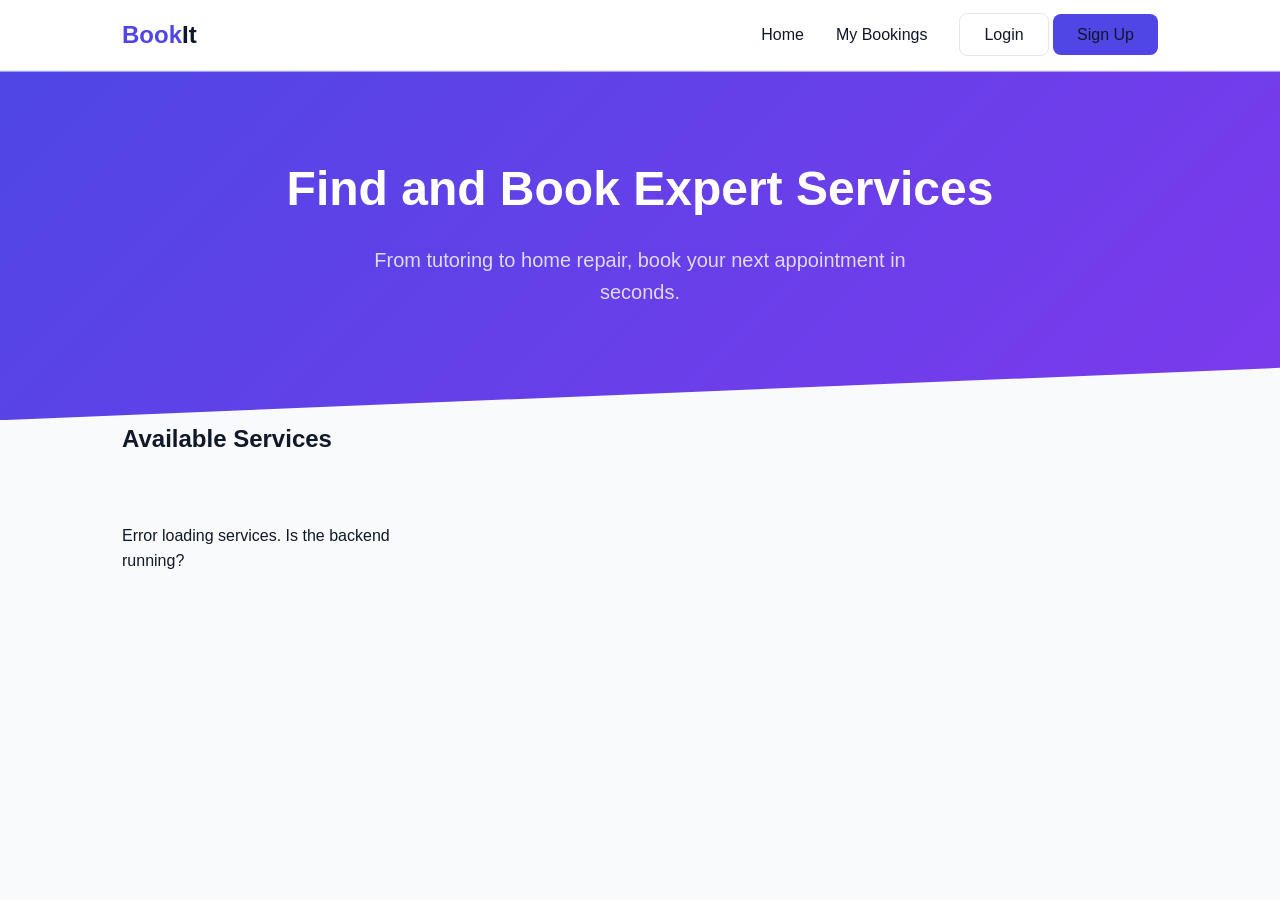
<file: frontend/index.html>
<!doctype html>
<html lang="en">
  <head>
    <meta charset="UTF-8" />
    <meta name="viewport" content="width=device-width, initial-scale=1.0" />
    <title>Service Booking System</title>
    <link rel="stylesheet" href="css/style.css" />
  </head>
  <body>
    <header>
      <nav class="navbar">
        <div class="container nav-content">
          <div class="logo">Book<span>It</span></div>
          <ul class="nav-links">
            <li><a href="index.html">Home</a></li>
            <li><a href="dashboard.html">My Bookings</a></li>
            <li id="auth-buttons">
              <a href="login.html" class="btn-outline">Login</a>
              <a href="register.html" class="btn-primary">Sign Up</a>
            </li>
            <li id="user-profile" style="display: none">
              <button onclick="logout()" class="btn-logout">Logout</button>
            </li>
          </ul>
        </div>
      </nav>
    </header>

    <main>
      <section class="hero">
        <h1>Find and Book Expert Services</h1>
        <p>
          From tutoring to home repair, book your next appointment in seconds.
        </p>
      </section>

      <section class="container">
        <h2>Available Services</h2>
        <div id="services-grid" class="grid">
          <p>Loading services...</p>
        </div>
      </section>
    </main>

    <script src="js/app.js"></script>
  </body>
</html>
</file>
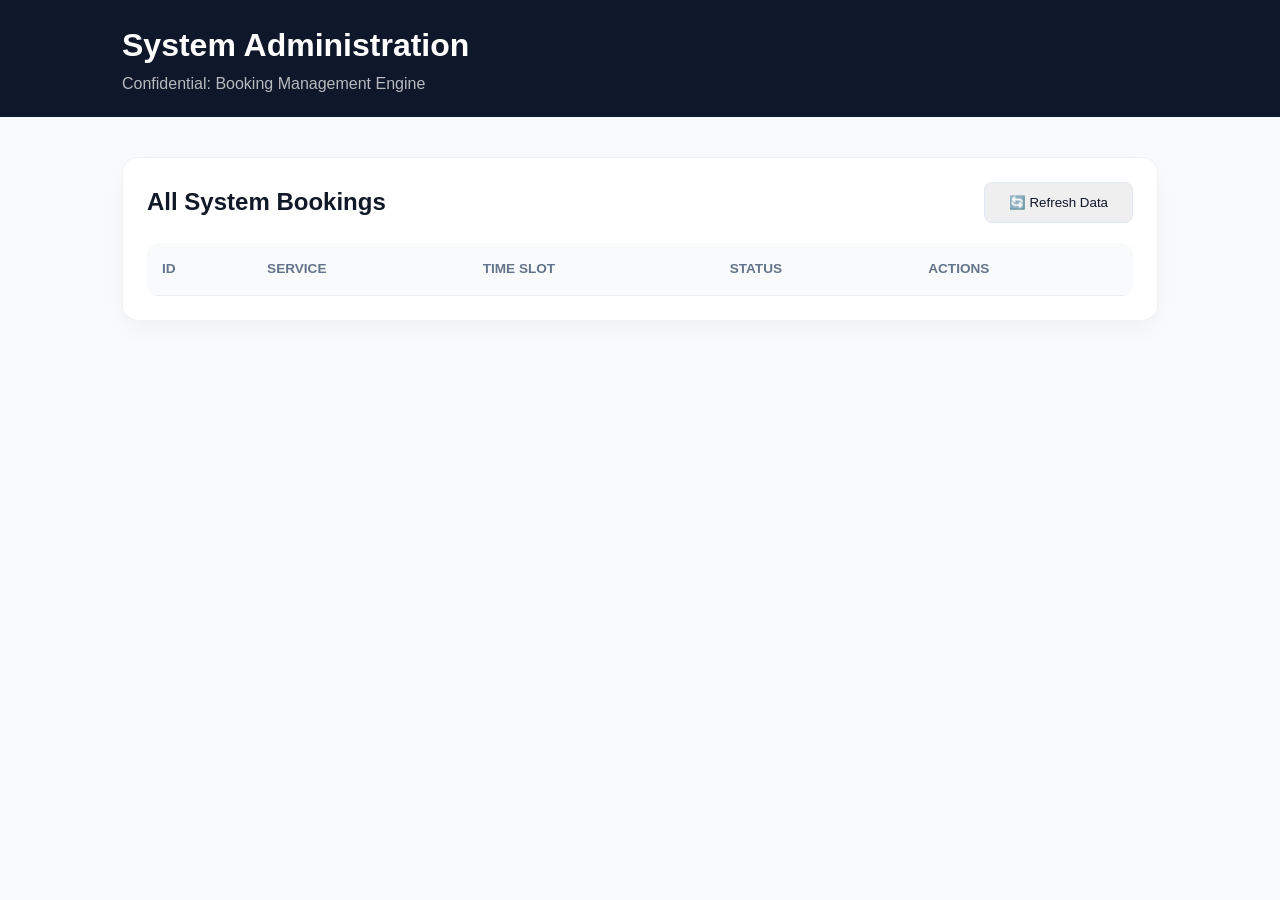
<file: frontend/admin-portal.html>
<!doctype html>
<html lang="en">
  <head>
    <meta charset="UTF-8" />
    <meta name="viewport" content="width=device-width, initial-scale=1.0" />
    <title>Internal Admin Console</title>
    <link rel="stylesheet" href="css/style.css" />
    <style>
      .admin-header {
        background: #0f172a;
        color: white;
        padding: 20px 0;
        margin-bottom: 40px;
      }
      .status-pill {
        padding: 5px 12px;
        border-radius: 20px;
        font-size: 0.8rem;
        font-weight: bold;
      }
      .pending {
        background: #fef3c7;
        color: #92400e;
      }
      .confirmed {
        background: #d1fae5;
        color: #065f46;
      }
      .cancelled {
        background: #fee2e2;
        color: #991b1b;
      }
      .admin-table {
        width: 100%;
        border-collapse: collapse;
        background: white;
        border-radius: 12px;
        overflow: hidden;
      }
      .admin-table th,
      .admin-table td {
        padding: 15px;
        text-align: left;
        border-bottom: 1px solid #eee;
      }
      .admin-table th {
        background: #f8fafc;
        color: #64748b;
        font-size: 0.85rem;
        text-transform: uppercase;
      }
      .action-btns {
        display: flex;
        gap: 10px;
      }
    </style>
  </head>
  <body>
    <div class="admin-header">
      <div class="container">
        <h1>System Administration</h1>
        <p style="opacity: 0.7">Confidential: Booking Management Engine</p>
      </div>
    </div>

    <main class="container">
      <div class="card">
        <div
          style="
            display: flex;
            justify-content: space-between;
            align-items: center;
            margin-bottom: 20px;
          "
        >
          <h2>All System Bookings</h2>
          <button onclick="loadAllBookings()" class="btn-outline">
            🔄 Refresh Data
          </button>
        </div>

        <table class="admin-table">
          <thead>
            <tr>
              <th>ID</th>
              <th>Service</th>
              <th>Time Slot</th>
              <th>Status</th>
              <th>Actions</th>
            </tr>
          </thead>
          <tbody id="admin-booking-rows"></tbody>
        </table>
      </div>
    </main>

    <script src="js/admin.js"></script>
  </body>
</html>
</file>
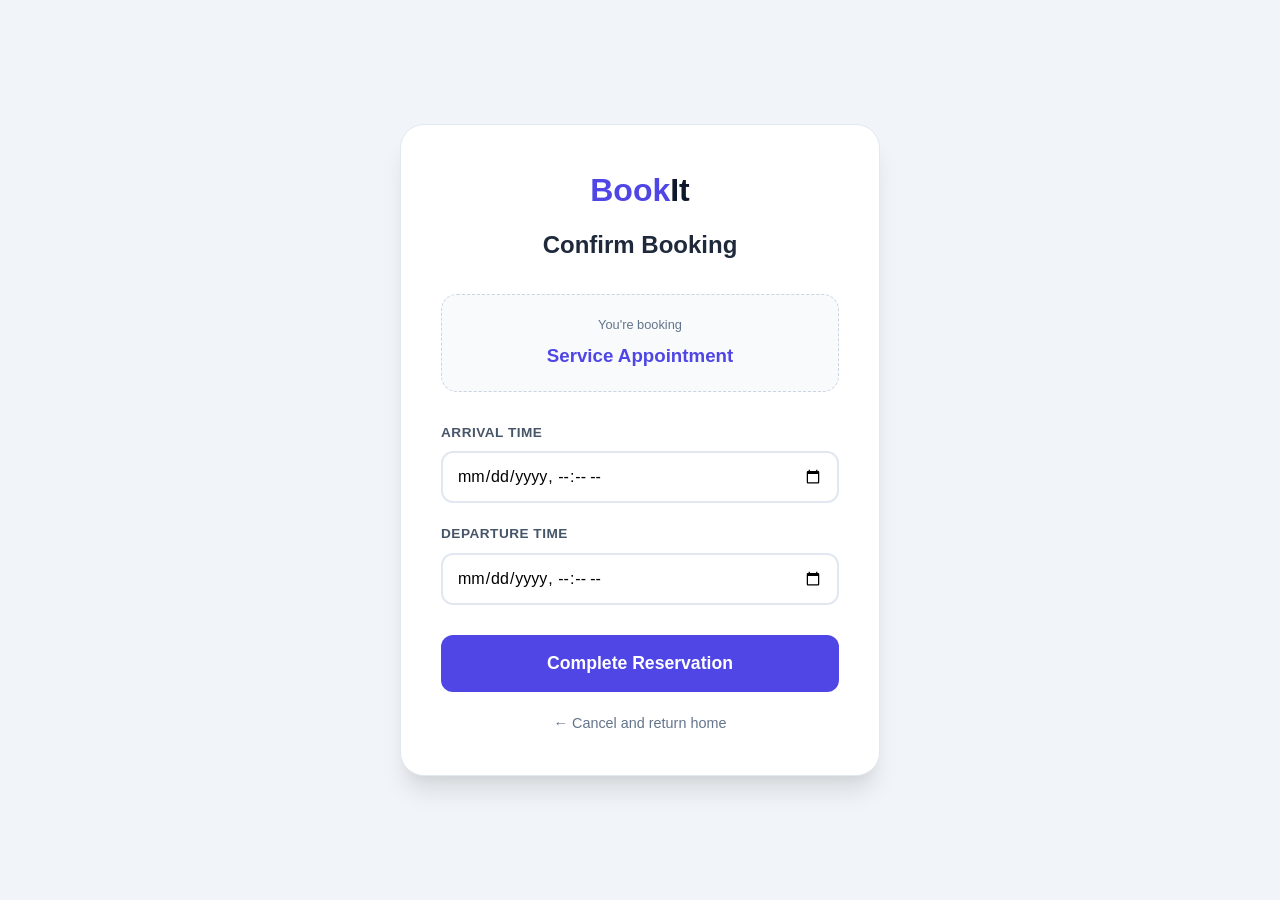
<file: frontend/booking.html>
<!doctype html>
<html lang="en">
  <head>
    <meta charset="UTF-8" />
    <meta name="viewport" content="width=device-width, initial-scale=1.0" />
    <title>Secure Checkout | BookIt</title>
    <link rel="stylesheet" href="css/style.css" />

    <style>
      /* Force a clean, centered layout without sidebars */
      body {
        background-color: #f1f5f9 !important;
        display: flex !important;
        align-items: center !important;
        justify-content: center !important;
        min-height: 100vh !important;
        margin: 0 !important;
        flex-direction: column !important;
      }

      .checkout-container {
        background: white;
        padding: 40px;
        border-radius: 24px;
        box-shadow:
          0 20px 25px -5px rgba(0, 0, 0, 0.1),
          0 10px 10px -5px rgba(0, 0, 0, 0.04);
        width: 100%;
        max-width: 480px;
        border: 1px solid #e2e8f0;
      }

      .checkout-header {
        text-align: center;
        margin-bottom: 30px;
      }

      .checkout-header .logo {
        font-size: 2rem;
        margin-bottom: 10px;
      }

      .service-highlight {
        background: #f8fafc;
        border: 1px dashed #cbd5e1;
        padding: 20px;
        border-radius: 16px;
        margin-bottom: 30px;
        text-align: center;
      }

      .input-block {
        margin-bottom: 20px;
      }

      .input-block label {
        display: block;
        font-size: 0.85rem;
        font-weight: 700;
        color: #475569;
        margin-bottom: 8px;
        text-transform: uppercase;
        letter-spacing: 0.5px;
      }

      input[type="datetime-local"] {
        width: 100%;
        padding: 14px;
        border: 2px solid #e2e8f0;
        border-radius: 12px;
        font-size: 1rem;
        font-family: inherit;
      }

      input[type="datetime-local"]:focus {
        border-color: #4f46e5;
        outline: none;
        box-shadow: 0 0 0 4px rgba(79, 70, 229, 0.1);
      }

      .back-link {
        margin-top: 20px;
        display: block;
        text-align: center;
        color: #64748b;
        text-decoration: none;
        font-size: 0.9rem;
        font-weight: 500;
      }

      .back-link:hover {
        color: #1e293b;
        text-decoration: underline;
      }
    </style>
  </head>
  <body>
    <div class="checkout-container">
      <div class="checkout-header">
        <div class="logo">Book<span>It</span></div>
        <h2 style="font-weight: 800; color: #1e293b">Confirm Booking</h2>
      </div>

      <div class="service-highlight">
        <p style="font-size: 0.8rem; color: #64748b; margin-bottom: 5px">
          You're booking
        </p>
        <h3 id="display-title" style="color: #4f46e5; margin: 0">
          Service Appointment
        </h3>
      </div>

      <form id="booking-form">
        <div class="input-block">
          <label>Arrival Time</label>
          <input type="datetime-local" id="start_time" required />
        </div>

        <div class="input-block">
          <label>Departure Time</label>
          <input type="datetime-local" id="end_time" required />
        </div>

        <button
          type="submit"
          class="btn-primary"
          style="
            width: 100%;
            padding: 18px;
            font-size: 1.1rem;
            border-radius: 12px;
            margin-top: 10px;
          "
        >
          Complete Reservation
        </button>
      </form>

      <a href="index.html" class="back-link">← Cancel and return home</a>
    </div>

    <script src="js/booking.js"></script>
  </body>
</html>
</file>
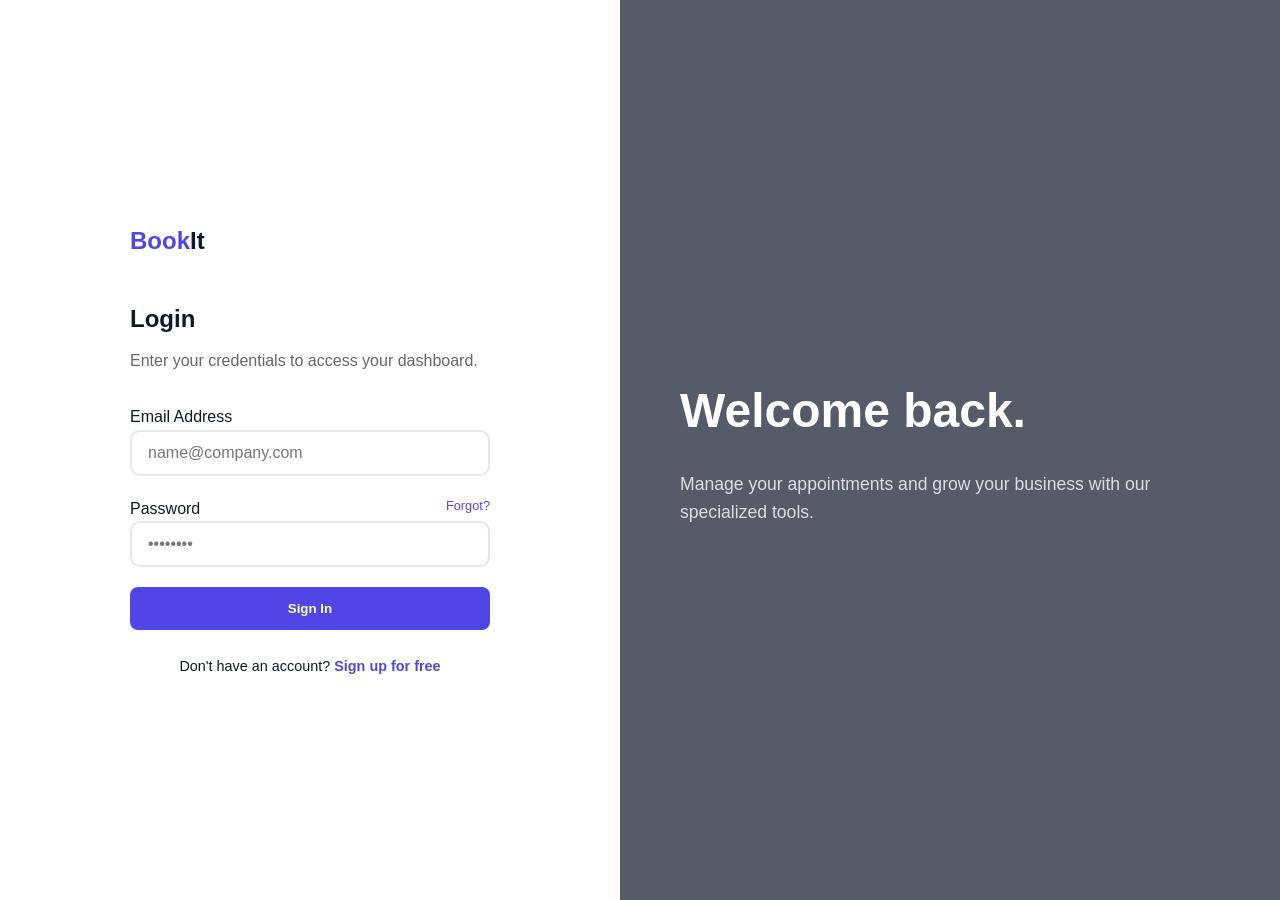
<file: frontend/dashboard.html>
<!doctype html>
<html lang="en">
  <head>
    <meta charset="UTF-8" />
    <meta name="viewport" content="width=device-width, initial-scale=1.0" />
    <title>Dashboard | BookIt Online</title>
    <link rel="stylesheet" href="css/style.css" />
    <style>
      /* This ensures the sidebar and main area are perfectly split */
      body {
        display: flex;
        min-height: 100vh;
        background-color: #f8fafc;
        margin: 0;
      }

      .sidebar {
        width: 280px;
        background: #1e293b;
        color: white;
        padding: 40px 20px;
        display: flex;
        flex-direction: column;
        position: fixed;
        height: 100vh;
      }

      .main-content {
        margin-left: 280px;
        flex: 1;
        padding: 40px;
      }

      .stats-container {
        display: grid;
        grid-template-columns: repeat(auto-fit, minmax(200px, 1fr));
        gap: 20px;
        margin-bottom: 40px;
      }

      .stat-card {
        background: white;
        padding: 20px;
        border-radius: 12px;
        box-shadow: 0 4px 6px -1px rgba(0, 0, 0, 0.05);
        border: 1px solid #e2e8f0;
      }

      .stat-card h4 {
        color: #64748b;
        margin: 0;
        font-size: 0.8rem;
        text-transform: uppercase;
      }
      .stat-card p {
        font-size: 1.8rem;
        font-weight: 700;
        margin: 10px 0 0;
        color: #1e293b;
      }

      .booking-grid {
        display: grid;
        grid-template-columns: repeat(auto-fill, minmax(320px, 1fr));
        gap: 25px;
      }

      .empty-state {
        grid-column: 1 / -1;
        text-align: center;
        padding: 100px 20px;
        background: white;
        border-radius: 16px;
        border: 2px dashed #e2e8f0;
      }
    </style>
  </head>
  <body>
    <aside class="sidebar">
      <div
        class="logo"
        style="
          font-size: 2rem;
          margin-bottom: 50px;
          font-weight: 800;
          color: #6366f1;
        "
      >
        Book<span style="color: white">It</span>
      </div>
      <nav style="flex: 1">
        <ul style="list-style: none; padding: 0">
          <li style="margin-bottom: 15px">
            <a
              href="index.html"
              style="
                color: #94a3b8;
                text-decoration: none;
                display: flex;
                align-items: center;
                gap: 10px;
                padding: 12px;
                border-radius: 8px;
              "
            >
              🏠 Explore Services
            </a>
          </li>
          <li style="margin-bottom: 15px">
            <a
              href="dashboard.html"
              style="
                color: white;
                text-decoration: none;
                display: flex;
                align-items: center;
                gap: 10px;
                padding: 12px;
                background: #334155;
                border-radius: 8px;
                font-weight: 600;
              "
            >
              📊 My Bookings
            </a>
          </li>
        </ul>
      </nav>
      <button
        onclick="logout()"
        class="btn-outline"
        style="border-color: #475569; color: black; cursor: pointer"
      >
        Logout
      </button>
    </aside>

    <main class="main-content">
      <header style="margin-bottom: 40px">
        <h1 style="font-size: 2rem; color: #0f172a; margin: 0">
          Welcome Back!
        </h1>
        <p style="color: #64748b; margin-top: 5px">
          Manage your appointments and schedule.
        </p>
      </header>

      <div class="stats-container">
        <div class="stat-card">
          <h4>Total Bookings</h4>
          <p id="total-count">0</p>
        </div>
        <div class="stat-card">
          <h4>Upcoming Sessions</h4>
          <p id="upcoming-count" style="color: #6366f1">0</p>
        </div>
      </div>

      <h3 style="margin-bottom: 20px; color: #1e293b">Recent Bookings</h3>

      <div id="bookings-list" class="booking-grid">
        <div class="empty-state">
          <p style="font-size: 1.2rem; color: #94a3b8; margin-bottom: 20px">
            No bookings found yet.
          </p>
          <a href="index.html" class="btn-primary">Find a Service</a>
        </div>
      </div>
    </main>

    <script src="js/dashboard.js"></script>
    <script>
      function logout() {
        localStorage.removeItem("token");
        window.location.href = "login.html";
      }
    </script>
  </body>
</html>
</file>
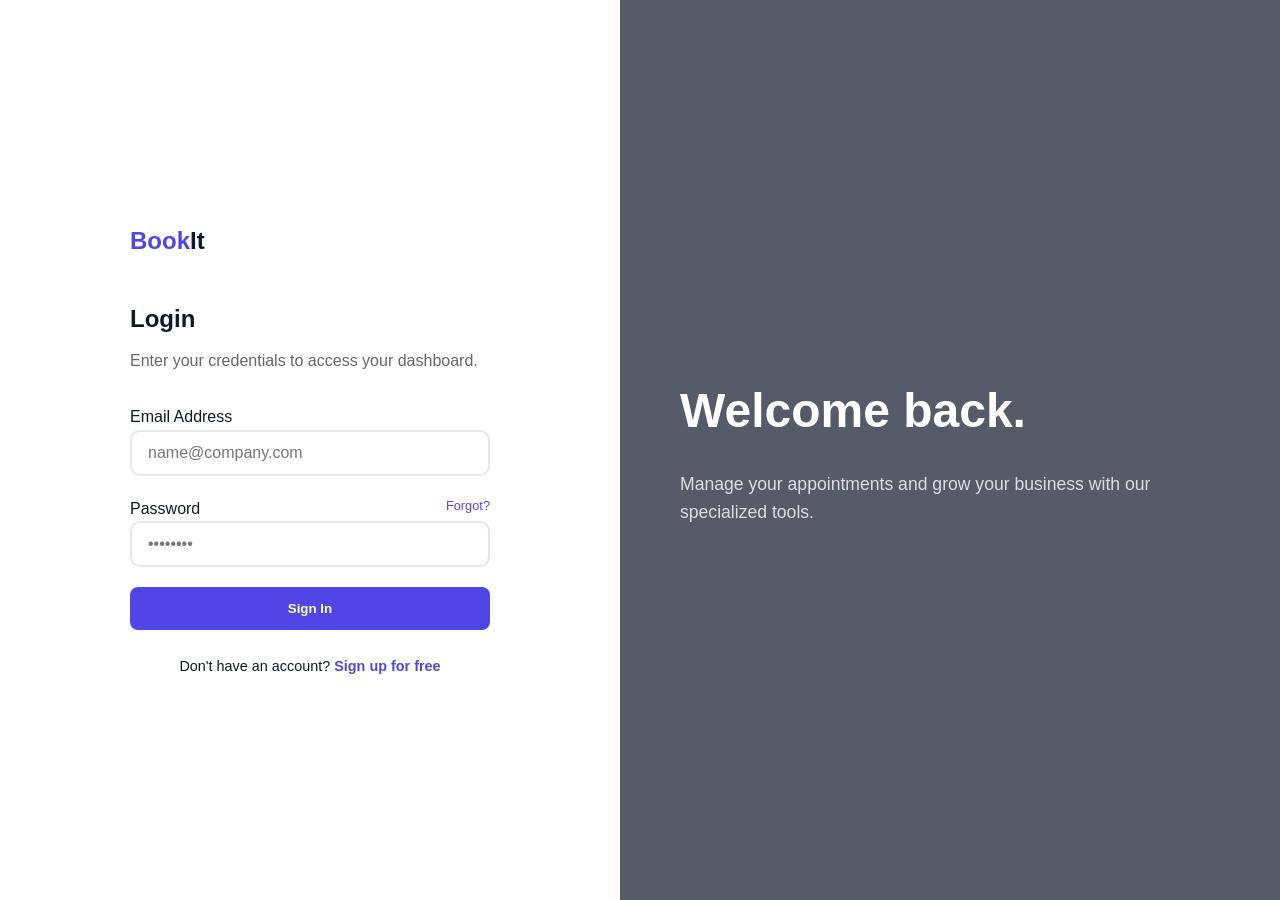
<file: frontend/login.html>
<!doctype html>
<html lang="en">
  <head>
    <meta charset="UTF-8" />
    <meta name="viewport" content="width=device-width, initial-scale=1.0" />
    <title>Login - BookIt</title>
    <link rel="stylesheet" href="css/style.css" />
    <style>
      .auth-container {
        display: flex;
        min-height: 100vh;
        flex-direction: row-reverse;
      }
      .auth-banner {
        flex: 1;
        background:
          linear-gradient(rgba(15, 23, 42, 0.7), rgba(15, 23, 42, 0.7)),
          url("https://images.unsplash.com/photo-1497366216548-37526070297c?auto=format&fit=crop&q=80");
        background-size: cover;
        display: flex;
        flex-direction: column;
        justify-content: center;
        padding: 60px;
        color: white;
      }
      .auth-form-side {
        flex: 1;
        display: flex;
        align-items: center;
        justify-content: center;
        background: white;
        padding: 40px;
      }
      .form-box {
        width: 100%;
        max-width: 360px;
      }
    </style>
  </head>
  <body>
    <div class="auth-container">
      <div class="auth-banner">
        <h1 style="font-size: 3rem; margin-bottom: 20px">Welcome back.</h1>
        <p style="font-size: 1.1rem; opacity: 0.8">
          Manage your appointments and grow your business with our specialized
          tools.
        </p>
      </div>
      <div class="auth-form-side">
        <div class="form-box">
          <div class="logo" style="margin-bottom: 40px">
            Book<span>It</span>
          </div>
          <h2 style="margin-bottom: 10px">Login</h2>
          <p style="color: #666; margin-bottom: 30px">
            Enter your credentials to access your dashboard.
          </p>

          <form id="login-form">
            <div class="input-group">
              <label>Email Address</label>
              <input
                type="email"
                id="email"
                placeholder="name@company.com"
                required
              />
            </div>
            <div class="input-group">
              <div style="display: flex; justify-content: space-between">
                <label>Password</label>
                <a
                  href="#"
                  style="
                    font-size: 0.8rem;
                    color: var(--primary);
                    text-decoration: none;
                  "
                  >Forgot?</a
                >
              </div>
              <input
                type="password"
                id="password"
                placeholder="••••••••"
                required
              />
            </div>
            <button
              type="submit"
              id="login-btn"
              class="btn-primary"
              style="width: 100%; padding: 14px"
            >
              Sign In
            </button>
          </form>
          <p style="margin-top: 25px; text-align: center; font-size: 0.9rem">
            Don't have an account?
            <a
              href="register.html"
              style="
                color: var(--primary);
                font-weight: 600;
                text-decoration: none;
              "
              >Sign up for free</a
            >
          </p>
        </div>
      </div>
    </div>
    <script src="js/auth.js"></script>
  </body>
</html>
</file>
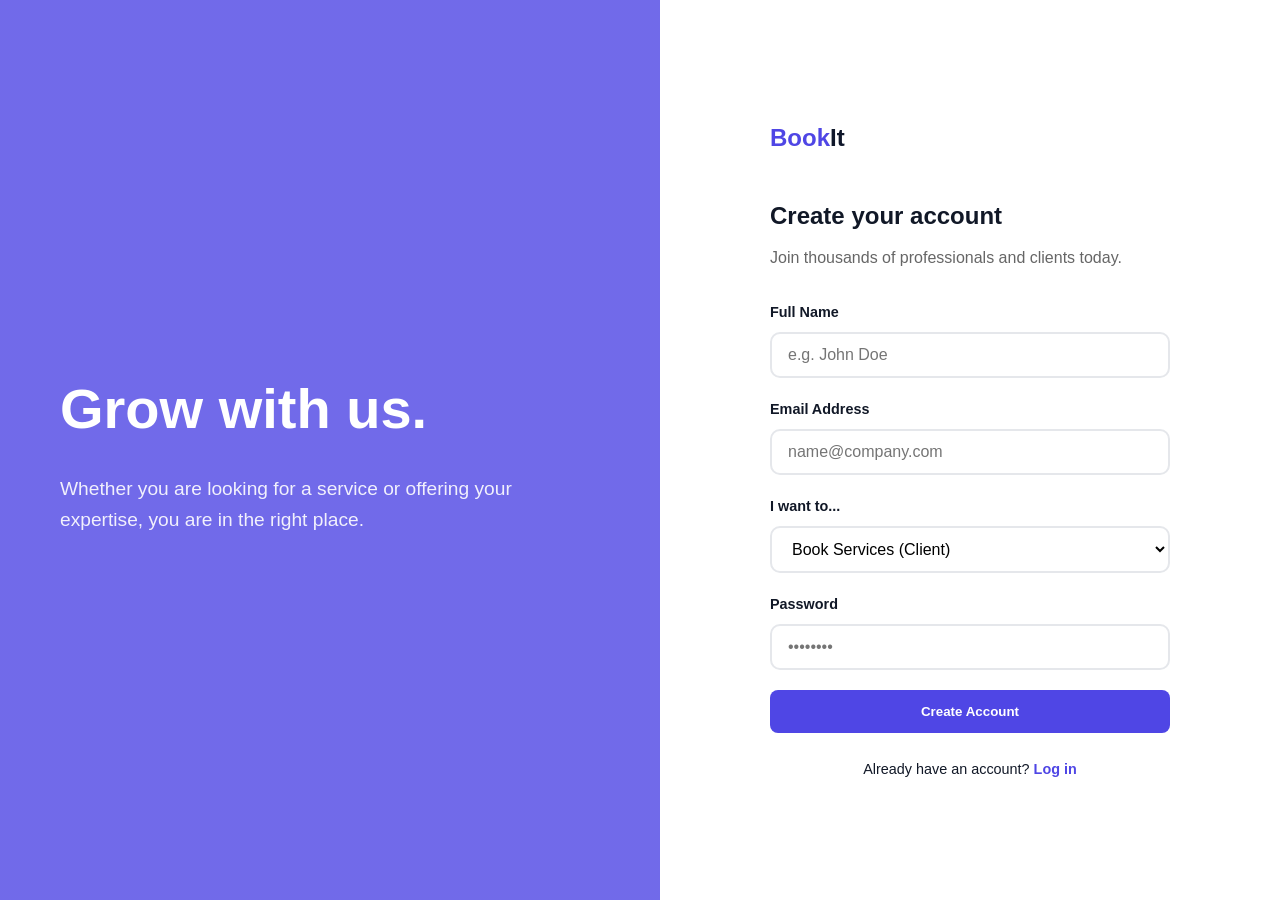
<file: frontend/register.html>
<!doctype html>
<html lang="en">
  <head>
    <meta charset="UTF-8" />
    <meta name="viewport" content="width=device-width, initial-scale=1.0" />
    <title>Join BookIt - Create Account</title>
    <link rel="stylesheet" href="css/style.css" />
    <style>
      .auth-container {
        display: flex;
        min-height: 100vh;
        overflow: hidden;
      }
      .auth-banner {
        flex: 1;
        background:
          linear-gradient(rgba(79, 70, 229, 0.8), rgba(79, 70, 229, 0.8)),
          url("https://images.unsplash.com/photo-1556761175-b413da4baf72?auto=format&fit=crop&q=80");
        background-size: cover;
        display: flex;
        flex-direction: column;
        justify-content: center;
        padding: 60px;
        color: white;
      }
      .auth-form-side {
        flex: 1;
        display: flex;
        align-items: center;
        justify-content: center;
        background: white;
        padding: 40px;
      }
      .form-box {
        width: 100%;
        max-width: 400px;
      }
      .input-group {
        margin-bottom: 20px;
      }
      .input-group label {
        display: block;
        margin-bottom: 8px;
        font-weight: 600;
        font-size: 0.9rem;
      }
      select {
        background-color: #fff;
        cursor: pointer;
      }
    </style>
  </head>
  <body>
    <div class="auth-container">
      <div class="auth-banner">
        <h1 style="font-size: 3.5rem; margin-bottom: 20px">Grow with us.</h1>
        <p style="font-size: 1.2rem; opacity: 0.9">
          Whether you are looking for a service or offering your expertise, you
          are in the right place.
        </p>
      </div>
      <div class="auth-form-side">
        <div class="form-box">
          <div class="logo" style="margin-bottom: 40px">
            Book<span>It</span>
          </div>
          <h2 style="margin-bottom: 10px">Create your account</h2>
          <p style="color: #666; margin-bottom: 30px">
            Join thousands of professionals and clients today.
          </p>

          <form id="register-form">
            <div class="input-group">
              <label>Full Name</label>
              <input
                type="text"
                id="full_name"
                placeholder="e.g. John Doe"
                required
              />
            </div>
            <div class="input-group">
              <label>Email Address</label>
              <input
                type="email"
                id="email"
                placeholder="name@company.com"
                required
              />
            </div>
            <div class="input-group">
              <label>I want to...</label>
              <select id="role" required>
                <option value="user">Book Services (Client)</option>
                <option value="provider">Offer Services (Provider)</option>
              </select>
            </div>
            <div class="input-group">
              <label>Password</label>
              <input
                type="password"
                id="password"
                placeholder="••••••••"
                required
              />
            </div>
            <button
              type="submit"
              class="btn-primary"
              style="width: 100%; padding: 14px"
            >
              Create Account
            </button>
          </form>
          <p style="margin-top: 25px; text-align: center; font-size: 0.9rem">
            Already have an account?
            <a
              href="login.html"
              style="
                color: var(--primary);
                font-weight: 600;
                text-decoration: none;
              "
              >Log in</a
            >
          </p>
        </div>
      </div>
    </div>
    <script src="js/auth.js"></script>
  </body>
</html>
</file>
<file: frontend/css/style.css>
:root {
  --primary: #2563eb;
  --primary-hover: #1d4ed8;
  --bg: #f8fafc;
  --text: #0f172a;
  --card-bg: #ffffff;
  --border: #e2e8f0;
}

* {
  box-sizing: border-box;
  transition: all 0.2s ease;
}
body {
  font-family: "Inter", system-ui, sans-serif;
  background-color: var(--bg);
  color: var(--text);
  margin: 0;
  line-height: 1.5;
}
.container {
  max-width: 1100px;
  margin: 0 auto;
  padding: 0 2rem;
}

/* Navbar */
.navbar {
  background: white;
  border-bottom: 1px solid var(--border);
  padding: 1rem 0;
  sticky: top;
}
.nav-content {
  display: flex;
  justify-content: space-between;
  align-items: center;
}
.logo {
  font-size: 1.5rem;
  font-weight: 800;
  color: var(--primary);
}
.logo span {
  color: var(--text);
}
.nav-links {
  list-style: none;
  display: flex;
  gap: 2rem;
  align-items: center;
}
.nav-links a {
  text-decoration: none;
  color: var(--text);
  font-weight: 500;
}

/* Hero Section */
.hero {
  background: linear-gradient(135deg, #1e293b 0%, #0f172a 100%);
  color: white;
  padding: 6rem 0;
  text-align: center;
}
.hero h1 {
  font-size: 3rem;
  margin-bottom: 1rem;
}
.hero p {
  font-size: 1.25rem;
  opacity: 0.8;
  max-width: 600px;
  margin: 0 auto 2rem;
}

/* Cards */
.grid {
  display: grid;
  grid-template-columns: repeat(auto-fill, minmax(300px, 1fr));
  gap: 2rem;
  padding: 4rem 0;
}
.card {
  background: var(--card-bg);
  border: 1px solid var(--border);
  border-radius: 12px;
  padding: 2rem;
  box-shadow: 0 4px 6px -1px rgba(0, 0, 0, 0.1);
}
.card:hover {
  transform: translateY(-5px);
  box-shadow: 0 10px 15px -3px rgba(0, 0, 0, 0.1);
}
.card h3 {
  margin-top: 0;
  font-size: 1.25rem;
}

/* Buttons */
.btn-primary {
  background: var(--primary);
  color: white;
  padding: 0.75rem 1.5rem;
  border-radius: 8px;
  text-decoration: none;
  font-weight: 600;
  border: none;
  cursor: pointer;
}
.btn-primary:hover {
  background: var(--primary-hover);
}
.btn-outline {
  border: 1px solid var(--border);
  padding: 0.75rem 1.5rem;
  border-radius: 8px;
  text-decoration: none;
  color: var(--text);
}
@import url("https://fonts.googleapis.com/css2?family=Inter:wght@300;400;600;700&display=swap");

:root {
  --primary: #4f46e5;
  --primary-dark: #4338ca;
  --accent: #10b981;
  --bg: #f9fafb;
  --card: #ffffff;
  --text-main: #111827;
  --text-muted: #6b7280;
}

* {
  margin: 0;
  padding: 0;
  box-sizing: border-box;
  font-family: "Inter", sans-serif;
}
body {
  background-color: var(--bg);
  color: var(--text-main);
  line-height: 1.6;
}

/* Animated Hero */
.hero {
  background: linear-gradient(135deg, #4f46e5 0%, #7c3aed 100%);
  padding: 80px 20px;
  text-align: center;
  color: white;
  clip-path: polygon(0 0, 100% 0, 100% 85%, 0 100%);
}

/* Glassmorphism Cards */
.card {
  background: var(--card);
  border-radius: 16px;
  padding: 24px;
  box-shadow: 0 10px 25px -5px rgba(0, 0, 0, 0.05);
  border: 1px solid rgba(0, 0, 0, 0.05);
  transition:
    transform 0.3s ease,
    box-shadow 0.3s ease;
}

.card:hover {
  transform: translateY(-8px);
  box-shadow: 0 20px 30px -10px rgba(79, 70, 229, 0.15);
}

/* Modern Inputs */
.input-group {
  margin-bottom: 20px;
}
input,
select {
  width: 100%;
  padding: 12px 16px;
  border: 2px solid #e5e7eb;
  border-radius: 10px;
  font-size: 1rem;
  transition: border-color 0.2s;
}
input:focus {
  border-color: var(--primary);
  outline: none;
}

/* Status Badges */
.badge {
  padding: 4px 12px;
  border-radius: 99px;
  font-size: 0.8rem;
  font-weight: 600;
}
.badge-pending {
  background: #fef3c7;
  color: #d97706;
}
.badge-confirmed {
  background: #d1fae5;
  color: #059669;
}
</file>
